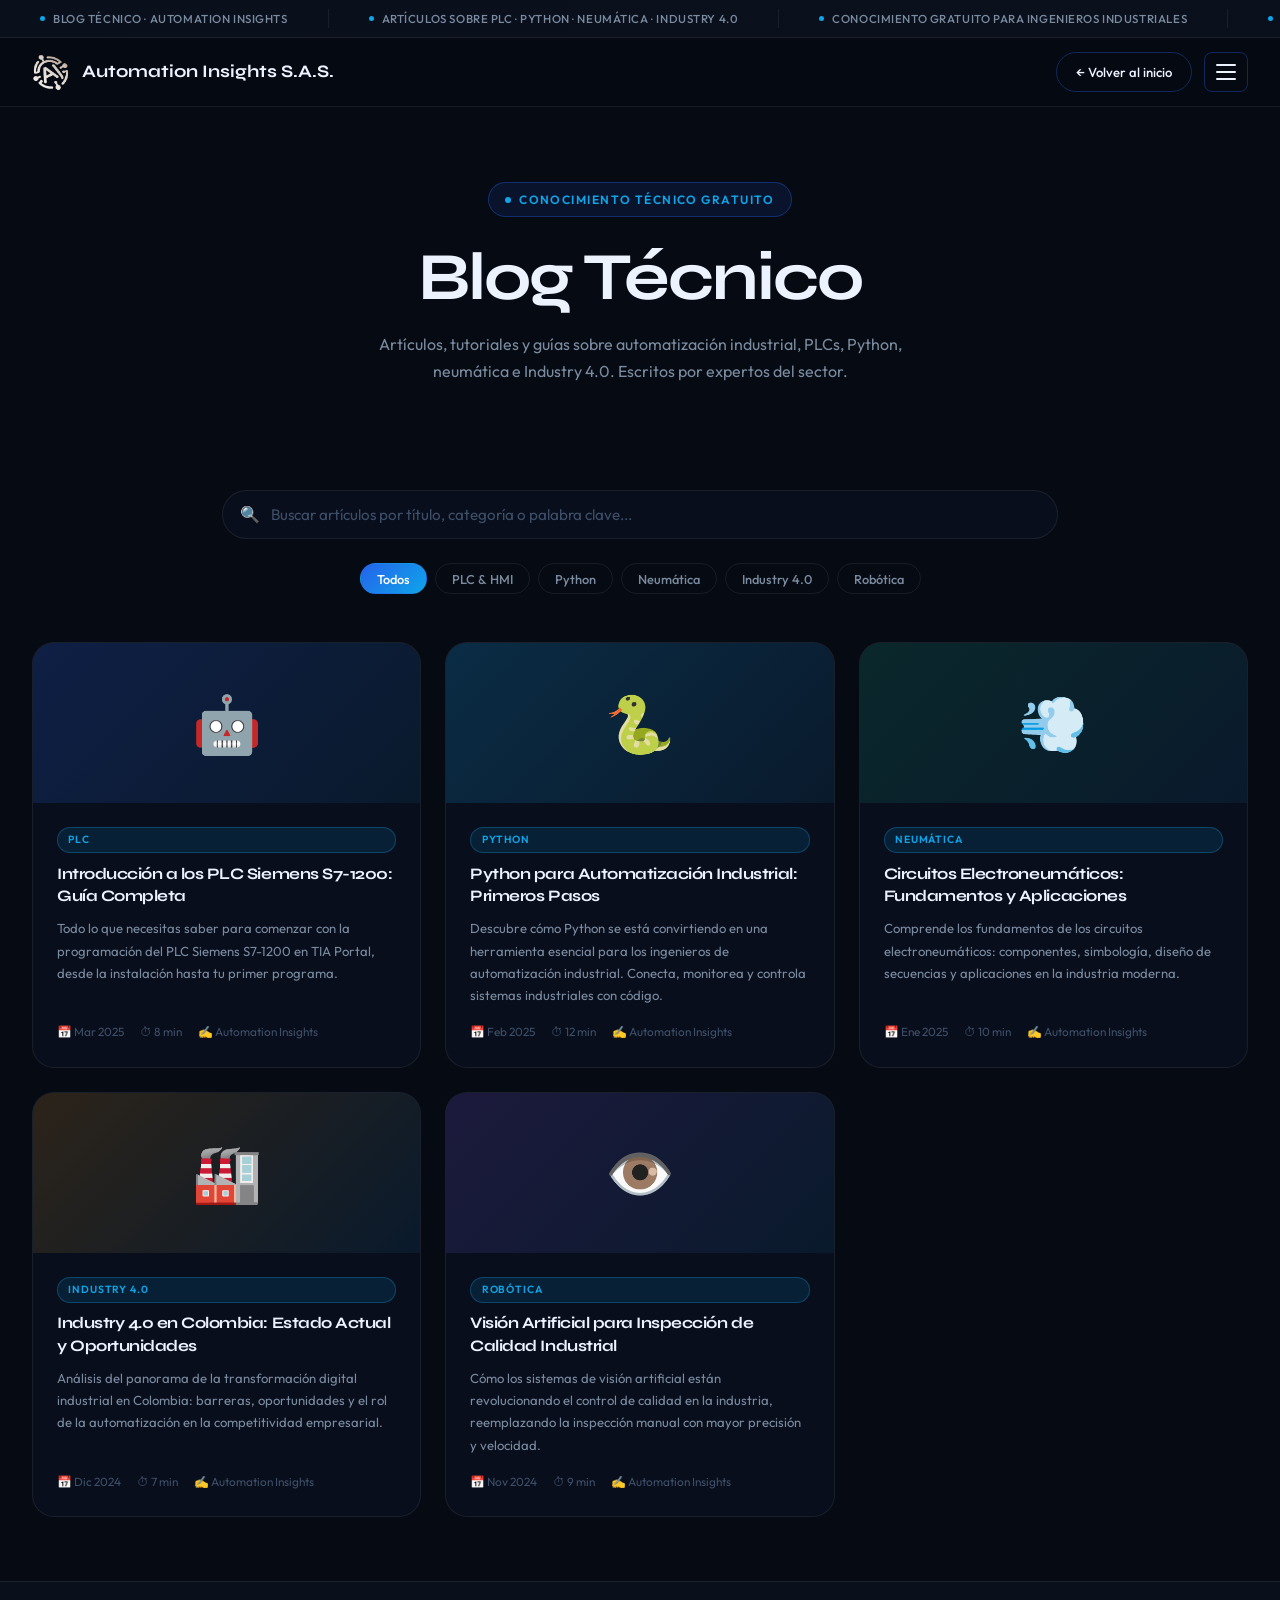
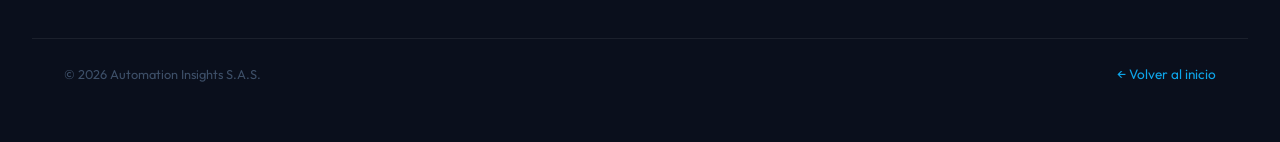
<file: blog.html>
<!DOCTYPE html>
<html lang="es">
<head>
  <meta charset="UTF-8">
  <meta name="viewport" content="width=device-width, initial-scale=1.0">
  <title>Blog Técnico · Automation Insights S.A.S.</title>
  <meta name="description" content="Artículos técnicos sobre automatización industrial, PLC, Python, neumática e Industry 4.0.">
  <link rel="preconnect" href="https://fonts.googleapis.com">
  <link rel="preconnect" href="https://fonts.gstatic.com" crossorigin>
  <link href="https://fonts.googleapis.com/css2?family=Syne:wght@700;800&family=Outfit:wght@300;400;500;600&display=swap" rel="stylesheet">
  <link rel="stylesheet" href="styles.css">
  <style>
    /* Blog-specific styles */
    .blog-hero {
      padding: 9rem 2rem 4rem;
      text-align: center;
      position: relative;
      z-index: 1;
    }
    .blog-hero h1 { margin-bottom: 1rem; }
    .blog-hero p { max-width: 560px; margin: 0 auto 2.5rem; }

    /* Search & Filter */
    .blog-controls {
      max-width: 900px;
      margin: 0 auto 3rem;
      padding: 0 2rem;
    }
    .search-wrap {
      position: relative;
      margin-bottom: 1.5rem;
    }
    .search-icon {
      position: absolute;
      left: 1.1rem;
      top: 50%;
      transform: translateY(-50%);
      font-size: 1rem;
      color: var(--text-muted);
      pointer-events: none;
    }
    #blog-search {
      width: 100%;
      background: var(--bg-card);
      border: 1px solid var(--border);
      border-radius: 50px;
      padding: 0.9rem 1.5rem 0.9rem 3rem;
      color: var(--text-primary);
      font-family: var(--font-body);
      font-size: 0.95rem;
      outline: none;
      transition: border-color 0.2s, box-shadow 0.2s;
    }
    #blog-search:focus {
      border-color: var(--accent-blue);
      box-shadow: 0 0 0 3px rgba(37,99,235,0.15);
    }
    #blog-search::placeholder { color: var(--text-muted); }
    .filter-tabs {
      display: flex;
      gap: 0.5rem;
      flex-wrap: wrap;
      justify-content: center;
    }
    .filter-tab {
      padding: 0.4rem 1rem;
      border-radius: 50px;
      border: 1px solid var(--border);
      background: transparent;
      color: var(--text-secondary);
      font-family: var(--font-body);
      font-size: 0.8rem;
      font-weight: 500;
      cursor: pointer;
      transition: all 0.2s;
    }
    .filter-tab:hover { border-color: var(--accent-blue); color: var(--accent-cyan); }
    .filter-tab.active {
      background: linear-gradient(135deg, var(--accent-blue), var(--accent-cyan));
      border-color: transparent;
      color: white;
    }

    /* Posts Grid */
    .posts-container {
      max-width: 1280px;
      margin: 0 auto;
      padding: 0 2rem 4rem;
    }
    .posts-grid {
      display: grid;
      grid-template-columns: repeat(auto-fill, minmax(320px, 1fr));
      gap: 1.5rem;
    }
    .post-card {
      background: var(--bg-card);
      border: 1px solid var(--border);
      border-radius: var(--r-lg);
      overflow: hidden;
      cursor: pointer;
      transition: transform 0.3s var(--ease), border-color 0.3s, box-shadow 0.3s;
      display: flex;
      flex-direction: column;
    }
    .post-card:hover {
      transform: translateY(-6px);
      border-color: var(--border-accent);
      box-shadow: 0 16px 40px rgba(0,0,0,0.35);
    }
    .post-emoji-cover {
      height: 160px;
      display: flex;
      align-items: center;
      justify-content: center;
      font-size: 3.5rem;
    }
    .post-body { padding: 1.5rem; flex: 1; display: flex; flex-direction: column; }
    .post-tag {
      display: inline-block;
      padding: 0.2rem 0.65rem;
      background: rgba(14,165,233,0.12);
      border: 1px solid rgba(14,165,233,0.3);
      border-radius: 50px;
      font-size: 0.65rem;
      color: var(--accent-cyan);
      letter-spacing: 0.08em;
      text-transform: uppercase;
      font-weight: 600;
      margin-bottom: 0.6rem;
    }
    .post-body h3 { font-size: 1rem; margin-bottom: 0.6rem; line-height: 1.4; }
    .post-body p { font-size: 0.82rem; color: var(--text-secondary); flex: 1; margin: 0; }
    .post-meta {
      display: flex;
      align-items: center;
      gap: 1rem;
      margin-top: 1rem;
      font-size: 0.74rem;
      color: var(--text-muted);
    }
    .no-results {
      text-align: center;
      padding: 4rem 2rem;
      color: var(--text-secondary);
      grid-column: 1 / -1;
    }
    .no-results .icon { font-size: 3rem; margin-bottom: 1rem; }

    /* Article Modal */
    .article-modal-overlay {
      position: fixed;
      inset: 0;
      background: rgba(0,0,0,0.85);
      backdrop-filter: blur(6px);
      z-index: 2000;
      display: flex;
      align-items: flex-start;
      justify-content: center;
      padding: 2rem;
      overflow-y: auto;
      opacity: 0;
      pointer-events: none;
      transition: opacity 0.3s var(--ease);
    }
    .article-modal-overlay.open { opacity: 1; pointer-events: all; }
    .article-modal {
      background: var(--bg-secondary);
      border: 1px solid var(--border);
      border-radius: var(--r-lg);
      max-width: 760px;
      width: 100%;
      margin: auto;
      padding: 3rem;
      position: relative;
      transform: translateY(20px);
      transition: transform 0.3s var(--ease);
    }
    .article-modal-overlay.open .article-modal { transform: translateY(0); }
    .modal-close {
      position: absolute;
      top: 1.5rem; right: 1.5rem;
      background: var(--bg-glass);
      border: 1px solid var(--border);
      border-radius: 50%;
      width: 38px; height: 38px;
      color: var(--text-primary);
      cursor: pointer;
      font-size: 1rem;
      display: flex; align-items: center; justify-content: center;
      transition: background 0.2s;
    }
    .modal-close:hover { background: rgba(239,68,68,0.2); border-color: rgba(239,68,68,0.4); }
    .article-content h1 { font-size: clamp(1.5rem, 3vw, 2rem); margin-bottom: 0.5rem; }
    .article-content .article-meta { display: flex; gap: 1rem; font-size: 0.78rem; color: var(--text-muted); margin-bottom: 2rem; padding-bottom: 1.5rem; border-bottom: 1px solid var(--border); flex-wrap: wrap; }
    .article-content h2 { font-size: 1.3rem; margin: 2rem 0 0.75rem; }
    .article-content h3 { font-size: 1.1rem; margin: 1.5rem 0 0.5rem; }
    .article-content p { color: var(--text-secondary); margin-bottom: 1rem; line-height: 1.8; }
    .article-content ul, .article-content ol { padding-left: 1.5rem; color: var(--text-secondary); margin-bottom: 1rem; }
    .article-content li { margin-bottom: 0.4rem; line-height: 1.7; }
    .article-content strong { color: var(--text-primary); }
    .article-content code {
      background: rgba(37,99,235,0.1);
      border: 1px solid var(--border-accent);
      border-radius: 4px;
      padding: 0.15rem 0.4rem;
      font-family: 'Courier New', monospace;
      font-size: 0.88em;
      color: var(--accent-cyan);
    }
    .article-content pre {
      background: #0D1117;
      border: 1px solid var(--border);
      border-radius: var(--r-md);
      padding: 1.25rem;
      overflow-x: auto;
      margin: 1.5rem 0;
    }
    .article-content pre code { background: none; border: none; padding: 0; color: #e6edf3; font-size: 0.85rem; }
    .article-tip {
      background: rgba(37,99,235,0.08);
      border: 1px solid var(--border-accent);
      border-left: 3px solid var(--accent-blue);
      border-radius: 0 var(--r-sm) var(--r-sm) 0;
      padding: 1rem 1.25rem;
      margin: 1.5rem 0;
      font-size: 0.88rem;
      color: var(--text-secondary);
    }
    .new-post-btn {
      position: fixed;
      bottom: 24px; left: 24px;
      z-index: 990;
    }
    @media (max-width: 640px) {
      .article-modal { padding: 1.75rem; margin: 0; }
      .posts-grid { grid-template-columns: 1fr; }
      .blog-hero { padding: 8rem 1rem 3rem; }
    }
  </style>
</head>
<body>

<!-- Ticker -->
<div class="ticker-bar" id="ticker-bar">
  <div class="ticker-wrap">
    <div class="ticker-content">
      <span class="ticker-item"><span class="dot"></span>Blog Técnico · Automation Insights</span>
      <span class="ticker-item"><span class="dot"></span>Artículos sobre PLC · Python · Neumática · Industry 4.0</span>
      <span class="ticker-item"><span class="dot"></span>Conocimiento gratuito para ingenieros industriales</span>
      <span class="ticker-item"><span class="dot"></span>Colombia · Automatización Industrial</span>
    </div>
    <div class="ticker-content" aria-hidden="true">
      <span class="ticker-item"><span class="dot"></span>Blog Técnico · Automation Insights</span>
      <span class="ticker-item"><span class="dot"></span>Artículos sobre PLC · Python · Neumática · Industry 4.0</span>
      <span class="ticker-item"><span class="dot"></span>Conocimiento gratuito para ingenieros industriales</span>
      <span class="ticker-item"><span class="dot"></span>Colombia · Automatización Industrial</span>
    </div>
  </div>
</div>

<!-- Header -->
<header class="main-header with-ticker" id="main-header">
  <div class="header-inner">
    <a href="index.html" class="logo-link">
      <img src="Logo_Blanco.png" alt="Automation Insights" class="logo-img">
      <span>Automation Insights S.A.S.</span>
    </a>
    <div style="display:flex;gap:0.75rem;align-items:center;">
      <a href="index.html" class="btn btn-outline btn-sm">← Volver al inicio</a>
      <button class="hamburger" id="hamburger-btn" aria-label="Menú"><span></span><span></span><span></span></button>
    </div>
  </div>
</header>
<div class="nav-overlay" id="nav-overlay"></div>
<nav class="nav-drawer" id="nav-drawer" aria-hidden="true">
  <div class="nav-drawer-header">
    <span class="logo-link" style="font-size:0.9rem;"><img src="Logo_Blanco.png" style="height:28px;"> Automation Insights</span>
    <button class="nav-close" id="nav-close-btn">✕</button>
  </div>
  <ul class="nav-links">
    <li><a href="index.html#quienes-somos"><span class="nav-icon">🏢</span>¿Quiénes Somos?</a></li>
    <li><a href="index.html#servicios"><span class="nav-icon">⚙️</span>Servicios</a></li>
    <li><a href="index.html#proyectos"><span class="nav-icon">🚀</span>Proyectos</a></li>
    <li><a href="index.html#portafolio"><span class="nav-icon">📋</span>Portafolio</a></li>
    <li><a href="blog.html"><span class="nav-icon">📝</span>Blog Técnico</a></li>
    <li><a href="index.html#recursos"><span class="nav-icon">▶️</span>Recursos</a></li>
    <li><a href="index.html#capacitaciones"><span class="nav-icon">🎓</span>Capacitaciones</a></li>
    <li><a href="index.html#contacto"><span class="nav-icon">✉️</span>Contacto</a></li>
  </ul>
</nav>

<main style="position:relative;z-index:1;">

  <div class="blog-hero fade-in">
    <div class="hero-badge" style="display:inline-flex;">
      <span class="dot"></span> Conocimiento Técnico Gratuito
    </div>
    <h1>Blog Técnico</h1>
    <p>Artículos, tutoriales y guías sobre automatización industrial, PLCs, Python, neumática e Industry 4.0. Escritos por expertos del sector.</p>
  </div>

  <!-- Search & Filters -->
  <div class="blog-controls">
    <div class="search-wrap">
      <span class="search-icon">🔍</span>
      <input type="text" id="blog-search" placeholder="Buscar artículos por título, categoría o palabra clave...">
    </div>
    <div class="filter-tabs" id="filter-tabs">
      <button class="filter-tab active" data-cat="todos">Todos</button>
      <button class="filter-tab" data-cat="PLC">PLC & HMI</button>
      <button class="filter-tab" data-cat="Python">Python</button>
      <button class="filter-tab" data-cat="Neumática">Neumática</button>
      <button class="filter-tab" data-cat="Industry 4.0">Industry 4.0</button>
      <button class="filter-tab" data-cat="Robótica">Robótica</button>
    </div>
  </div>

  <!-- Posts Grid -->
  <div class="posts-container">
    <div class="posts-grid" id="posts-grid">
      <div style="text-align:center;padding:3rem;grid-column:1/-1;color:var(--text-muted);">Cargando artículos…</div>
    </div>
  </div>

</main>

<!-- Article Modal -->
<div class="article-modal-overlay" id="modal-overlay">
  <div class="article-modal" id="article-modal">
    <button class="modal-close" id="modal-close">✕</button>
    <div class="article-content" id="article-content"></div>
  </div>
</div>

<!-- Footer -->
<footer style="margin-top:0;">
  <div class="footer-bottom" style="max-width:1280px;margin:0 auto;padding:1.5rem 2rem;justify-content:space-between;">
    <span>© <span id="current-year"></span> Automation Insights S.A.S.</span>
    <a href="index.html" style="color:var(--accent-cyan);font-size:0.85rem;">← Volver al inicio</a>
  </div>
</footer>

<script>
  document.getElementById('current-year').textContent = new Date().getFullYear();

  // Ticker offset
  const ticker = document.getElementById('ticker-bar');
  const header = document.getElementById('main-header');
  function adjustTop() { header.style.top = (ticker?.offsetHeight || 0) + 'px'; }
  adjustTop(); window.addEventListener('resize', adjustTop);

  // Hamburger
  const hbg = document.getElementById('hamburger-btn');
  const drawer = document.getElementById('nav-drawer');
  const overlay = document.getElementById('nav-overlay');
  const closeBtn = document.getElementById('nav-close-btn');
  function openNav() { hbg.classList.add('active'); drawer.classList.add('open'); overlay.classList.add('open'); document.body.style.overflow='hidden'; }
  function closeNav() { hbg.classList.remove('active'); drawer.classList.remove('open'); overlay.classList.remove('open'); document.body.style.overflow=''; }
  hbg?.addEventListener('click', () => drawer.classList.contains('open') ? closeNav() : openNav());
  closeBtn?.addEventListener('click', closeNav);
  overlay?.addEventListener('click', closeNav);

  // Load & render posts
  let allPosts = [];
  let activeFilter = 'todos';
  let searchQuery = '';

  async function loadPosts() {
    try {
      const res = await fetch('blog-posts.json');
      allPosts = await res.json();
      renderPosts();
    } catch(e) {
      document.getElementById('posts-grid').innerHTML = '<div class="no-results"><div class="icon">📝</div><p>No se pudieron cargar los artículos. Asegúrate de que <code>blog-posts.json</code> esté en el mismo directorio.</p></div>';
    }
  }

  function renderPosts() {
    const grid = document.getElementById('posts-grid');
    let filtered = allPosts.filter(p => {
      const matchCat = activeFilter === 'todos' || p.category === activeFilter;
      const q = searchQuery.toLowerCase();
      const matchSearch = !q || p.title.toLowerCase().includes(q) || p.summary.toLowerCase().includes(q) || (p.tags && p.tags.join(' ').toLowerCase().includes(q)) || p.category.toLowerCase().includes(q);
      return matchCat && matchSearch;
    });

    if (!filtered.length) {
      grid.innerHTML = '<div class="no-results"><div class="icon">🔍</div><h3 style="color:var(--text-primary)">Sin resultados</h3><p>Intenta con otras palabras clave o cambia el filtro.</p></div>';
      return;
    }

    grid.innerHTML = filtered.map(p => `
      <article class="post-card reveal" onclick="openPost('${p.id}')">
        <div class="post-emoji-cover" style="background: linear-gradient(135deg, ${p.color || 'rgba(37,99,235,0.15)'}, rgba(14,165,233,0.08));">
          ${p.emoji || '📄'}
        </div>
        <div class="post-body">
          <span class="post-tag">${p.category}</span>
          <h3>${p.title}</h3>
          <p>${p.summary}</p>
          <div class="post-meta">
            <span>📅 ${p.date}</span>
            <span>⏱ ${p.readTime} min</span>
            ${p.author ? `<span>✍️ ${p.author}</span>` : ''}
          </div>
        </div>
      </article>
    `).join('');

    // Animate in
    grid.querySelectorAll('.post-card').forEach((el, i) => {
      el.style.opacity = '0';
      el.style.transform = 'translateY(20px)';
      setTimeout(() => {
        el.style.transition = 'opacity 0.5s ease, transform 0.5s ease';
        el.style.opacity = '1';
        el.style.transform = 'none';
      }, i * 60);
    });
  }

  // Filters
  document.getElementById('filter-tabs').addEventListener('click', e => {
    if (e.target.classList.contains('filter-tab')) {
      document.querySelectorAll('.filter-tab').forEach(t => t.classList.remove('active'));
      e.target.classList.add('active');
      activeFilter = e.target.dataset.cat;
      renderPosts();
    }
  });

  // Search
  let searchTimer;
  document.getElementById('blog-search').addEventListener('input', e => {
    clearTimeout(searchTimer);
    searchTimer = setTimeout(() => { searchQuery = e.target.value; renderPosts(); }, 300);
  });

  // Open post modal
  function openPost(id) {
    const post = allPosts.find(p => p.id === id);
    if (!post) return;
    const content = document.getElementById('article-content');
    content.innerHTML = `
      <span class="post-tag">${post.category}</span>
      <h1>${post.title}</h1>
      <div class="article-meta">
        <span>📅 ${post.date}</span>
        <span>⏱ ${post.readTime} min de lectura</span>
        ${post.author ? `<span>✍️ ${post.author}</span>` : ''}
        ${post.tags ? post.tags.map(t => `<span style="color:var(--accent-cyan)">#${t}</span>`).join('') : ''}
      </div>
      <div>${parseMarkdown(post.content)}</div>
    `;
    const overlay = document.getElementById('modal-overlay');
    overlay.classList.add('open');
    document.body.style.overflow = 'hidden';
  }

  function closeModal() {
    document.getElementById('modal-overlay').classList.remove('open');
    document.body.style.overflow = '';
  }

  document.getElementById('modal-close').addEventListener('click', closeModal);
  document.getElementById('modal-overlay').addEventListener('click', e => { if (e.target === e.currentTarget) closeModal(); });
  document.addEventListener('keydown', e => { if (e.key === 'Escape') closeModal(); });

  // Simple Markdown parser
  function parseMarkdown(md) {
    if (!md) return '';
    return md
      .replace(/^### (.*$)/gm, '<h3>$1</h3>')
      .replace(/^## (.*$)/gm, '<h2>$1</h2>')
      .replace(/^# (.*$)/gm, '<h1>$1</h1>')
      .replace(/\*\*(.*?)\*\*/g, '<strong>$1</strong>')
      .replace(/\*(.*?)\*/g, '<em>$1</em>')
      .replace(/`([^`]+)`/g, '<code>$1</code>')
      .replace(/^```[\w]*\n([\s\S]*?)```/gm, '<pre><code>$1</code></pre>')
      .replace(/^> (.*$)/gm, '<div class="article-tip">💡 $1</div>')
      .replace(/^\- (.*$)/gm, '<li>$1</li>')
      .replace(/(<li>.*<\/li>\n?)+/g, '<ul>$&</ul>')
      .replace(/^\d+\. (.*$)/gm, '<li>$1</li>')
      .replace(/\n\n/g, '</p><p>')
      .replace(/^(?!<[h|u|p|d|l])/gm, '<p>')
      .replace(/(<p>)+/g, '<p>')
      .replace(/<p><\/p>/g, '')
      .replace(/\[([^\]]+)\]\(([^)]+)\)/g, '<a href="$2" target="_blank" style="color:var(--accent-cyan)">$1</a>');
  }

  loadPosts();
</script>
</body>
</html>
</file>
<file: styles.css>
/* =====================================================
   AUTOMATION INSIGHTS S.A.S. — STYLESHEET v2.0
   Fonts: Syne (display) + Outfit (body)
   ===================================================== */

/* 1. Variables & Reset */
:root {
  --bg-primary:    #060A12;
  --bg-secondary:  #0A0F1C;
  --bg-card:       rgba(10, 16, 30, 0.92);
  --bg-glass:      rgba(255,255,255,0.04);
  --text-primary:  #EDF2FF;
  --text-secondary:#7A8BA0;
  --text-muted:    #3D4F68;
  --accent-blue:   #2563EB;
  --accent-cyan:   #0EA5E9;
  --accent-glow:   rgba(37,99,235,0.55);
  --cyan-glow:     rgba(14,165,233,0.4);
  --border:        rgba(255,255,255,0.07);
  --border-accent: rgba(37,99,235,0.35);
  --font-display:  'Syne', sans-serif;
  --font-body:     'Outfit', sans-serif;
  --r-sm: 8px; --r-md: 14px; --r-lg: 22px;
  --ease: cubic-bezier(0.4, 0, 0.2, 1);
}

*, *::before, *::after { box-sizing: border-box; margin: 0; padding: 0; }
html { scroll-behavior: smooth; }
body {
  background: var(--bg-primary);
  color: var(--text-secondary);
  font-family: var(--font-body);
  font-size: 16px;
  line-height: 1.7;
  overflow-x: hidden;
}
#bg-canvas { position: fixed; inset: 0; z-index: 0; pointer-events: none; }
main { position: relative; z-index: 1; }
a { color: var(--text-primary); text-decoration: none; transition: color 0.3s var(--ease); }
img { max-width: 100%; display: block; }
p { margin-bottom: 1rem; }

/* 2. Typography */
h1, h2, h3, h4 {
  font-family: var(--font-display);
  color: var(--text-primary);
  font-weight: 700;
  letter-spacing: -0.03em;
  line-height: 1.1;
}
h1 { font-size: clamp(2.4rem, 5.5vw, 4.2rem); }
h2 { font-size: clamp(1.8rem, 4vw, 2.8rem); }
h3 { font-size: clamp(1.2rem, 2.5vw, 1.5rem); }
.section-title {
  text-align: center;
  margin-bottom: 3.5rem;
}
.section-title span {
  display: block;
  font-size: 0.75rem;
  font-family: var(--font-body);
  font-weight: 500;
  letter-spacing: 0.2em;
  text-transform: uppercase;
  color: var(--accent-cyan);
  margin-bottom: 0.75rem;
}
.highlight {
  background: linear-gradient(135deg, var(--accent-cyan), var(--accent-blue));
  -webkit-background-clip: text;
  -webkit-text-fill-color: transparent;
  background-clip: text;
}

/* 3. Ticker Bar */
.ticker-bar {
  background: linear-gradient(90deg, var(--bg-secondary), rgba(10,16,28,0.98));
  border-bottom: 1px solid var(--border);
  padding: 0.55rem 0;
  overflow: hidden;
  position: relative;
  z-index: 1001;
}
.ticker-wrap { display: flex; white-space: nowrap; }
.ticker-content {
  display: flex;
  gap: 0;
  animation: ticker-scroll 40s linear infinite;
  flex-shrink: 0;
}
.ticker-item {
  display: inline-flex;
  align-items: center;
  gap: 0.5rem;
  padding: 0 2.5rem;
  font-size: 0.72rem;
  font-weight: 500;
  letter-spacing: 0.05em;
  color: var(--text-secondary);
  text-transform: uppercase;
  border-right: 1px solid var(--border);
}
.ticker-item .dot {
  width: 5px; height: 5px;
  border-radius: 50%;
  background: var(--accent-cyan);
  flex-shrink: 0;
}
@keyframes ticker-scroll {
  0%   { transform: translateX(0); }
  100% { transform: translateX(-50%); }
}

/* 4. Header */
.main-header {
  position: fixed;
  top: 0; left: 0; width: 100%;
  z-index: 1000;
  background: rgba(6,10,18,0.85);
  backdrop-filter: blur(16px);
  -webkit-backdrop-filter: blur(16px);
  border-bottom: 1px solid var(--border);
  transition: top 0.3s var(--ease);
}
.main-header.with-ticker { top: 37px; }
.header-inner {
  max-width: 1280px;
  margin: 0 auto;
  padding: 0 2rem;
  height: 68px;
  display: flex;
  align-items: center;
  justify-content: space-between;
}
.logo-link {
  display: flex;
  align-items: center;
  gap: 0.75rem;
  font-family: var(--font-display);
  font-weight: 700;
  font-size: 1.1rem;
  color: var(--text-primary);
}
.logo-img { height: 38px; width: auto; }
.logo-link:hover { color: var(--accent-cyan); }

/* 5. Hamburger Menu */
.hamburger {
  background: none;
  border: 1px solid var(--border-accent);
  border-radius: var(--r-sm);
  cursor: pointer;
  padding: 0.5rem;
  display: flex;
  flex-direction: column;
  gap: 5px;
  width: 44px; height: 40px;
  align-items: center;
  justify-content: center;
  transition: border-color 0.3s, background 0.3s;
}
.hamburger:hover { background: var(--bg-glass); border-color: var(--accent-blue); }
.hamburger span {
  display: block;
  width: 20px; height: 2px;
  background: var(--text-primary);
  border-radius: 2px;
  transition: transform 0.3s var(--ease), opacity 0.3s;
}
.hamburger.active span:nth-child(1) { transform: translateY(7px) rotate(45deg); }
.hamburger.active span:nth-child(2) { opacity: 0; }
.hamburger.active span:nth-child(3) { transform: translateY(-7px) rotate(-45deg); }

/* Nav Overlay */
.nav-overlay {
  position: fixed;
  inset: 0;
  background: rgba(0,0,0,0.6);
  backdrop-filter: blur(4px);
  z-index: 999;
  opacity: 0;
  pointer-events: none;
  transition: opacity 0.3s var(--ease);
}
.nav-overlay.open { opacity: 1; pointer-events: all; }

/* Nav Drawer */
.nav-drawer {
  position: fixed;
  top: 0; right: -100%;
  width: min(340px, 90vw);
  height: 100vh;
  background: var(--bg-secondary);
  border-left: 1px solid var(--border);
  z-index: 1001;
  transition: right 0.35s var(--ease);
  display: flex;
  flex-direction: column;
  padding: 2rem;
  overflow-y: auto;
}
.nav-drawer.open { right: 0; }
.nav-drawer-header {
  display: flex;
  justify-content: space-between;
  align-items: center;
  margin-bottom: 2.5rem;
  padding-bottom: 1.5rem;
  border-bottom: 1px solid var(--border);
}
.nav-close {
  background: none;
  border: 1px solid var(--border);
  border-radius: var(--r-sm);
  color: var(--text-primary);
  cursor: pointer;
  width: 36px; height: 36px;
  font-size: 1.2rem;
  display: flex; align-items: center; justify-content: center;
  transition: background 0.2s, border-color 0.2s;
}
.nav-close:hover { background: var(--bg-glass); border-color: var(--accent-blue); }
.nav-links { list-style: none; display: flex; flex-direction: column; gap: 0.25rem; flex: 1; }
.nav-links a {
  display: flex;
  align-items: center;
  gap: 0.75rem;
  padding: 0.875rem 1rem;
  border-radius: var(--r-md);
  font-family: var(--font-display);
  font-weight: 600;
  font-size: 0.95rem;
  color: var(--text-secondary);
  transition: background 0.2s, color 0.2s;
  border: 1px solid transparent;
}
.nav-links a:hover {
  background: var(--bg-glass);
  color: var(--text-primary);
  border-color: var(--border);
}
.nav-links a .nav-icon { font-size: 1rem; width: 24px; text-align: center; }
.nav-socials {
  display: flex;
  gap: 1rem;
  margin-top: 2rem;
  padding-top: 1.5rem;
  border-top: 1px solid var(--border);
}
.nav-socials a {
  display: flex; align-items: center; justify-content: center;
  width: 40px; height: 40px;
  border-radius: var(--r-sm);
  border: 1px solid var(--border);
  background: var(--bg-glass);
  transition: border-color 0.2s, background 0.2s;
}
.nav-socials a:hover { border-color: var(--accent-blue); background: var(--accent-glow); }
.nav-socials img { width: 20px; height: 20px; object-fit: contain; }

/* 6. Sections General */
.section {
  padding: 7rem 2rem;
  max-width: 1280px;
  margin: 0 auto;
  position: relative;
}
.section-inner {
  background: linear-gradient(145deg, rgba(10,16,30,0.7), rgba(6,10,18,0.4));
  backdrop-filter: blur(8px);
  border: 1px solid var(--border);
  border-radius: var(--r-lg);
  padding: 4rem 3rem;
  position: relative;
  overflow: hidden;
  margin-bottom: 2rem;
}
.section-inner::before {
  content: '';
  position: absolute;
  top: -1px; left: 10%; right: 10%;
  height: 1px;
  background: linear-gradient(90deg, transparent, var(--accent-blue), transparent);
}

/* 7. Buttons */
.btn {
  display: inline-flex;
  align-items: center;
  gap: 0.5rem;
  padding: 0.75rem 1.75rem;
  border-radius: 50px;
  font-family: var(--font-body);
  font-weight: 500;
  font-size: 0.9rem;
  cursor: pointer;
  transition: all 0.3s var(--ease);
  text-decoration: none;
  border: none;
}
.btn-primary {
  background: linear-gradient(135deg, var(--accent-blue), var(--accent-cyan));
  color: #fff;
  box-shadow: 0 4px 20px var(--accent-glow);
}
.btn-primary:hover {
  transform: translateY(-2px);
  box-shadow: 0 8px 30px var(--accent-glow);
  color: #fff;
}
.btn-outline {
  background: transparent;
  color: var(--text-primary);
  border: 1px solid var(--border-accent);
}
.btn-outline:hover {
  background: var(--bg-glass);
  border-color: var(--accent-cyan);
  transform: translateY(-2px);
  color: var(--accent-cyan);
}
.btn-sm { padding: 0.5rem 1.2rem; font-size: 0.82rem; }

/* 8. Hero Section */
.hero-section {
  min-height: 100vh;
  display: flex;
  align-items: center;
  justify-content: center;
  text-align: center;
  padding: 8rem 2rem 4rem;
  position: relative;
}
.hero-badge {
  display: inline-flex;
  align-items: center;
  gap: 0.5rem;
  background: rgba(37,99,235,0.12);
  border: 1px solid var(--border-accent);
  border-radius: 50px;
  padding: 0.4rem 1rem;
  font-size: 0.75rem;
  font-weight: 600;
  letter-spacing: 0.12em;
  text-transform: uppercase;
  color: var(--accent-cyan);
  margin-bottom: 1.5rem;
}
.hero-badge .dot {
  width: 6px; height: 6px;
  border-radius: 50%;
  background: var(--accent-cyan);
  animation: pulse-dot 2s ease-in-out infinite;
}
@keyframes pulse-dot {
  0%, 100% { opacity: 1; transform: scale(1); }
  50% { opacity: 0.5; transform: scale(1.4); }
}
.hero-section h1 { margin-bottom: 1.5rem; }
.hero-section p {
  font-size: clamp(1rem, 2vw, 1.2rem);
  color: var(--text-secondary);
  max-width: 620px;
  margin: 0 auto 2.5rem;
}
.hero-cta { display: flex; gap: 1rem; justify-content: center; flex-wrap: wrap; }
.scroll-indicator {
  position: absolute;
  bottom: 2.5rem;
  left: 50%;
  transform: translateX(-50%);
  display: flex;
  flex-direction: column;
  align-items: center;
  gap: 0.5rem;
  opacity: 0.5;
  animation: bob 2s ease-in-out infinite;
}
.scroll-indicator span { font-size: 0.65rem; letter-spacing: 0.15em; text-transform: uppercase; color: var(--text-secondary); }
.scroll-indicator svg { width: 18px; opacity: 0.7; }
@keyframes bob { 0%,100%{transform:translateX(-50%) translateY(0)} 50%{transform:translateX(-50%) translateY(6px)} }

/* 9. Stats Strip */
.stats-strip {
  display: grid;
  grid-template-columns: repeat(4, 1fr);
  gap: 1px;
  background: var(--border);
  border: 1px solid var(--border);
  border-radius: var(--r-lg);
  overflow: hidden;
  margin: 0 2rem 2rem;
  max-width: 1280px;
  margin-left: auto;
  margin-right: auto;
  position: relative;
  z-index: 1;
}
.stat-item {
  background: var(--bg-card);
  padding: 2rem;
  text-align: center;
  transition: background 0.3s;
}
.stat-item:hover { background: rgba(37,99,235,0.08); }
.stat-number {
  font-family: var(--font-display);
  font-size: clamp(2rem, 4vw, 2.8rem);
  font-weight: 800;
  background: linear-gradient(135deg, var(--accent-cyan), var(--accent-blue));
  -webkit-background-clip: text;
  -webkit-text-fill-color: transparent;
  background-clip: text;
  line-height: 1;
  margin-bottom: 0.3rem;
}
.stat-label { font-size: 0.8rem; color: var(--text-secondary); letter-spacing: 0.05em; }

/* 10. Quiénes Somos */
.about-grid {
  display: grid;
  grid-template-columns: 1fr 1fr;
  gap: 4rem;
  align-items: center;
}
.about-values {
  display: grid;
  grid-template-columns: 1fr 1fr;
  gap: 1rem;
  margin-top: 2rem;
}
.value-card {
  background: var(--bg-glass);
  border: 1px solid var(--border);
  border-radius: var(--r-md);
  padding: 1.25rem;
  transition: border-color 0.3s, transform 0.3s;
}
.value-card:hover { border-color: var(--border-accent); transform: translateY(-3px); }
.value-card .v-icon { font-size: 1.5rem; margin-bottom: 0.5rem; }
.value-card h4 { font-size: 0.9rem; color: var(--text-primary); margin-bottom: 0.25rem; }
.value-card p { font-size: 0.8rem; color: var(--text-secondary); margin: 0; }
.about-visual {
  position: relative;
  display: flex;
  align-items: center;
  justify-content: center;
}
.about-hexagon {
  width: 320px;
  height: 320px;
  position: relative;
  display: flex;
  align-items: center;
  justify-content: center;
}
.hex-ring {
  position: absolute;
  border-radius: 50%;
  border: 1px solid var(--border-accent);
  animation: spin-slow 20s linear infinite;
}
.hex-ring:nth-child(1) { width: 100%; height: 100%; animation-duration: 25s; opacity: 0.3; }
.hex-ring:nth-child(2) { width: 70%; height: 70%; animation-duration: 18s; animation-direction: reverse; opacity: 0.5; }
.hex-ring:nth-child(3) { width: 40%; height: 40%; animation-duration: 12s; opacity: 0.7; }
@keyframes spin-slow { to { transform: rotate(360deg); } }
.hex-center {
  position: relative;
  z-index: 2;
  text-align: center;
}
.hex-center .big-num {
  font-family: var(--font-display);
  font-size: 3.5rem;
  font-weight: 800;
  background: linear-gradient(135deg, var(--accent-cyan), var(--accent-blue));
  -webkit-background-clip: text;
  -webkit-text-fill-color: transparent;
  background-clip: text;
  line-height: 1;
}
.hex-center p { font-size: 0.8rem; color: var(--text-secondary); margin-top: 0.25rem; }

/* 11. Services */
.service-grid {
  display: grid;
  grid-template-columns: repeat(2, 1fr);
  gap: 1.5rem;
}
.service-card {
  background: var(--bg-card);
  border: 1px solid var(--border);
  border-radius: var(--r-lg);
  overflow: hidden;
  transition: transform 0.3s var(--ease), border-color 0.3s, box-shadow 0.3s;
}
.service-card:hover {
  transform: translateY(-6px);
  border-color: var(--border-accent);
  box-shadow: 0 20px 40px rgba(0,0,0,0.4), 0 0 0 1px var(--border-accent);
}
.service-img {
  width: 100%;
  height: 180px;
  object-fit: cover;
  display: block;
}
.service-img-placeholder {
  width: 100%;
  height: 180px;
  background: linear-gradient(135deg, rgba(37,99,235,0.12), rgba(14,165,233,0.08));
  display: flex;
  align-items: center;
  justify-content: center;
  font-size: 3rem;
}
.service-body { padding: 1.75rem; }
.service-body h3 {
  display: flex; align-items: center; gap: 0.75rem;
  margin-bottom: 0.75rem;
  font-size: 1.1rem;
}
.service-icon { font-size: 1.3rem; }

/* 12. Projects */
.project-grid {
  display: grid;
  grid-template-columns: repeat(2, 1fr);
  gap: 1.5rem;
}
.project-card {
  background: var(--bg-card);
  border: 1px solid var(--border);
  border-radius: var(--r-lg);
  overflow: hidden;
  transition: transform 0.3s var(--ease), border-color 0.3s;
}
.project-card:hover { transform: translateY(-6px); border-color: var(--border-accent); }
.project-card img {
  width: 100%; height: 240px;
  object-fit: cover;
}
.project-img-fallback {
  width: 100%; height: 240px;
  background: linear-gradient(135deg, rgba(37,99,235,0.15), rgba(14,165,233,0.1));
  display: flex;
  align-items: center;
  justify-content: center;
  font-size: 4rem;
}
.project-body { padding: 1.75rem; }
.project-tag {
  display: inline-block;
  padding: 0.25rem 0.75rem;
  background: rgba(37,99,235,0.15);
  border: 1px solid var(--border-accent);
  border-radius: 50px;
  font-size: 0.7rem;
  color: var(--accent-cyan);
  letter-spacing: 0.08em;
  text-transform: uppercase;
  font-weight: 600;
  margin-bottom: 0.75rem;
}

/* 13. Portfolio Notion */
.portfolio-cta {
  display: flex;
  align-items: center;
  justify-content: space-between;
  gap: 2rem;
  flex-wrap: wrap;
}
.portfolio-cta-text h2 { text-align: left; margin-bottom: 0.75rem; }
.portfolio-cta-text p { color: var(--text-secondary); max-width: 480px; }
.notion-badge {
  display: flex;
  align-items: center;
  gap: 0.5rem;
  padding: 0.5rem 1rem;
  background: rgba(255,255,255,0.05);
  border: 1px solid var(--border);
  border-radius: var(--r-sm);
  font-size: 0.75rem;
  color: var(--text-secondary);
  margin-top: 1rem;
}

/* 14. Blog Preview */
.blog-grid {
  display: grid;
  grid-template-columns: repeat(3, 1fr);
  gap: 1.5rem;
  margin-bottom: 2rem;
}
.blog-card {
  background: var(--bg-card);
  border: 1px solid var(--border);
  border-radius: var(--r-lg);
  overflow: hidden;
  transition: transform 0.3s var(--ease), border-color 0.3s;
  cursor: pointer;
}
.blog-card:hover { transform: translateY(-5px); border-color: var(--border-accent); }
.blog-card-img {
  width: 100%; height: 160px;
  background: linear-gradient(135deg, rgba(37,99,235,0.2), rgba(14,165,233,0.1));
  display: flex;
  align-items: center;
  justify-content: center;
  font-size: 2.5rem;
}
.blog-card-body { padding: 1.5rem; }
.blog-tag {
  display: inline-block;
  padding: 0.2rem 0.6rem;
  background: rgba(14,165,233,0.12);
  border: 1px solid rgba(14,165,233,0.3);
  border-radius: 50px;
  font-size: 0.65rem;
  color: var(--accent-cyan);
  letter-spacing: 0.08em;
  text-transform: uppercase;
  font-weight: 600;
  margin-bottom: 0.6rem;
}
.blog-card-body h3 { font-size: 0.95rem; margin-bottom: 0.5rem; }
.blog-card-body p { font-size: 0.82rem; color: var(--text-secondary); margin: 0; }
.blog-meta { display: flex; align-items: center; gap: 0.75rem; margin-top: 1rem; font-size: 0.75rem; color: var(--text-muted); }
.blog-center { text-align: center; margin-top: 1rem; }

/* 15. Resources */
.resource-grid {
  display: grid;
  grid-template-columns: repeat(3, 1fr);
  gap: 1.5rem;
}
.resource-card {
  background: var(--bg-card);
  border: 1px solid var(--border);
  border-radius: var(--r-lg);
  overflow: hidden;
  display: flex;
  flex-direction: column;
  transition: transform 0.3s var(--ease), border-color 0.3s;
}
.resource-card:hover { transform: translateY(-5px); border-color: var(--border-accent); }
.resource-card img { width: 100%; height: 165px; object-fit: cover; }
.resource-body {
  padding: 1.5rem;
  flex: 1;
  display: flex;
  flex-direction: column;
}
.resource-body h4 {
  font-family: var(--font-display);
  font-size: 0.95rem;
  color: var(--text-primary);
  margin-bottom: 0.5rem;
}
.resource-body p { font-size: 0.82rem; flex: 1; margin-bottom: 1rem; }

/* 16. Capacitaciones */
.training-grid {
  display: grid;
  grid-template-columns: repeat(2, 1fr);
  gap: 1.5rem;
}
.training-card {
  background: var(--bg-card);
  border: 1px solid var(--border);
  border-radius: var(--r-lg);
  overflow: hidden;
  display: flex;
  flex-direction: column;
  transition: transform 0.3s var(--ease), border-color 0.3s;
}
.training-card:hover { transform: translateY(-5px); border-color: var(--border-accent); }
.training-card img { width: 100%; height: 200px; object-fit: cover; }
.training-body {
  padding: 1.75rem;
  flex: 1;
  display: flex;
  flex-direction: column;
}
.training-body h3 { font-size: 1rem; margin-bottom: 0.75rem; }
.training-body p { font-size: 0.85rem; flex: 1; margin-bottom: 1rem; }
.training-level {
  display: inline-block;
  padding: 0.25rem 0.75rem;
  background: rgba(14,165,233,0.1);
  border: 1px solid rgba(14,165,233,0.25);
  border-radius: 50px;
  font-size: 0.7rem;
  color: var(--accent-cyan);
  font-weight: 600;
  margin-bottom: 1rem;
  align-self: flex-start;
}

/* 17. Contact Form */
.contact-grid {
  display: grid;
  grid-template-columns: 1fr 1.4fr;
  gap: 3rem;
  align-items: start;
}
.contact-info h2 { text-align: left; margin-bottom: 1rem; }
.contact-info p { margin-bottom: 2rem; }
.contact-detail {
  display: flex;
  align-items: center;
  gap: 0.75rem;
  padding: 1rem;
  background: var(--bg-glass);
  border: 1px solid var(--border);
  border-radius: var(--r-md);
  margin-bottom: 0.75rem;
  font-size: 0.9rem;
}
.contact-detail .icon { font-size: 1.2rem; }
.contact-detail a { color: var(--text-secondary); transition: color 0.2s; }
.contact-detail a:hover { color: var(--accent-cyan); }

.contact-form-wrap {
  background: var(--bg-card);
  border: 1px solid var(--border);
  border-radius: var(--r-lg);
  padding: 2.5rem;
}
.form-row { display: grid; grid-template-columns: 1fr 1fr; gap: 1rem; }
.form-group { margin-bottom: 1.25rem; }
.form-group label {
  display: block;
  font-size: 0.8rem;
  font-weight: 500;
  color: var(--text-primary);
  margin-bottom: 0.4rem;
  letter-spacing: 0.03em;
}
.form-group input,
.form-group select,
.form-group textarea {
  width: 100%;
  background: var(--bg-glass);
  border: 1px solid var(--border);
  border-radius: var(--r-sm);
  padding: 0.75rem 1rem;
  color: var(--text-primary);
  font-family: var(--font-body);
  font-size: 0.9rem;
  transition: border-color 0.2s, box-shadow 0.2s;
  outline: none;
  -webkit-appearance: none;
}
.form-group input:focus,
.form-group select:focus,
.form-group textarea:focus {
  border-color: var(--accent-blue);
  box-shadow: 0 0 0 3px rgba(37,99,235,0.15);
}
.form-group select option { background: var(--bg-secondary); color: var(--text-primary); }
.form-group textarea { resize: vertical; min-height: 120px; }
.form-group input::placeholder,
.form-group textarea::placeholder { color: var(--text-muted); }
.form-status { margin-top: 1rem; padding: 0.75rem 1rem; border-radius: var(--r-sm); font-size: 0.85rem; display: none; }
.form-status.success { background: rgba(16,185,129,0.12); border: 1px solid rgba(16,185,129,0.3); color: #34d399; display: block; }
.form-status.error { background: rgba(239,68,68,0.12); border: 1px solid rgba(239,68,68,0.3); color: #f87171; display: block; }

/* 18. Footer */
footer {
  border-top: 1px solid var(--border);
  background: var(--bg-secondary);
  padding: 3.5rem 2rem 2rem;
  position: relative;
  z-index: 1;
}
.footer-inner {
  max-width: 1280px;
  margin: 0 auto;
  display: grid;
  grid-template-columns: 1.5fr 1fr 1fr;
  gap: 3rem;
  margin-bottom: 2.5rem;
}
.footer-brand p { font-size: 0.875rem; color: var(--text-secondary); margin-top: 1rem; max-width: 260px; }
.footer-col h5 {
  font-family: var(--font-display);
  font-size: 0.85rem;
  font-weight: 700;
  color: var(--text-primary);
  letter-spacing: 0.08em;
  text-transform: uppercase;
  margin-bottom: 1rem;
}
.footer-col ul { list-style: none; }
.footer-col ul li { margin-bottom: 0.5rem; }
.footer-col ul li a {
  font-size: 0.875rem;
  color: var(--text-secondary);
  transition: color 0.2s;
}
.footer-col ul li a:hover { color: var(--accent-cyan); }
.footer-socials { display: flex; gap: 0.75rem; margin-top: 1.25rem; }
.social-icon {
  display: flex; align-items: center; justify-content: center;
  width: 38px; height: 38px;
  border-radius: var(--r-sm);
  border: 1px solid var(--border);
  background: var(--bg-glass);
  transition: border-color 0.2s, background 0.2s;
}
.social-icon:hover { border-color: var(--accent-blue); background: var(--accent-glow); }
.social-icon img { width: 18px; height: 18px; object-fit: contain; }
.footer-bottom {
  max-width: 1280px;
  margin: 0 auto;
  padding-top: 1.5rem;
  border-top: 1px solid var(--border);
  display: flex;
  justify-content: space-between;
  align-items: center;
  font-size: 0.8rem;
  color: var(--text-muted);
  flex-wrap: wrap;
  gap: 0.5rem;
}

/* 19. WhatsApp Float */
.whatsapp-float {
  position: fixed;
  bottom: 24px; right: 24px;
  z-index: 990;
  width: 56px; height: 56px;
  background: #25D366;
  border-radius: 50%;
  display: flex; align-items: center; justify-content: center;
  box-shadow: 0 4px 20px rgba(37,211,102,0.45);
  transition: transform 0.3s var(--ease), box-shadow 0.3s;
  cursor: pointer;
  animation: wa-pulse 3s ease-in-out infinite;
}
.whatsapp-float:hover { transform: scale(1.1); box-shadow: 0 8px 30px rgba(37,211,102,0.6); }
.whatsapp-float svg { width: 28px; height: 28px; fill: white; }
@keyframes wa-pulse {
  0%,100%{box-shadow:0 4px 20px rgba(37,211,102,0.45)}
  50%{box-shadow:0 4px 30px rgba(37,211,102,0.7),0 0 0 8px rgba(37,211,102,0.1)}
}
.whatsapp-tooltip {
  position: absolute;
  right: 66px;
  background: #25D366;
  color: white;
  padding: 0.35rem 0.85rem;
  border-radius: 50px;
  font-size: 0.78rem;
  font-weight: 500;
  white-space: nowrap;
  opacity: 0;
  pointer-events: none;
  transition: opacity 0.2s;
}
.whatsapp-float:hover .whatsapp-tooltip { opacity: 1; }

/* 20. Chatbot */
.chatbot-btn {
  position: fixed;
  bottom: 92px; right: 24px;
  z-index: 990;
  width: 52px; height: 52px;
  background: linear-gradient(135deg, var(--accent-blue), var(--accent-cyan));
  border-radius: 50%;
  border: none;
  display: flex; align-items: center; justify-content: center;
  box-shadow: 0 4px 20px var(--accent-glow);
  cursor: pointer;
  transition: transform 0.3s, box-shadow 0.3s;
}
.chatbot-btn:hover { transform: scale(1.1); box-shadow: 0 8px 30px var(--accent-glow); }
.chatbot-btn svg { width: 24px; height: 24px; fill: white; }
.chatbot-tooltip {
  position: absolute;
  right: 62px;
  background: var(--bg-secondary);
  border: 1px solid var(--border-accent);
  color: var(--text-primary);
  padding: 0.35rem 0.85rem;
  border-radius: 50px;
  font-size: 0.78rem;
  font-weight: 500;
  white-space: nowrap;
  opacity: 0;
  pointer-events: none;
  transition: opacity 0.2s;
}
.chatbot-btn:hover .chatbot-tooltip { opacity: 1; }
.chat-window {
  position: fixed;
  bottom: 160px; right: 24px;
  z-index: 991;
  width: 360px;
  max-height: 520px;
  background: var(--bg-secondary);
  border: 1px solid var(--border-accent);
  border-radius: var(--r-lg);
  box-shadow: 0 20px 60px rgba(0,0,0,0.5);
  display: flex;
  flex-direction: column;
  overflow: hidden;
  transform: scale(0.9) translateY(20px);
  opacity: 0;
  pointer-events: none;
  transition: transform 0.3s var(--ease), opacity 0.3s;
}
.chat-window.open {
  transform: scale(1) translateY(0);
  opacity: 1;
  pointer-events: all;
}
.chat-header {
  background: linear-gradient(135deg, var(--accent-blue), rgba(14,165,233,0.8));
  padding: 1rem 1.25rem;
  display: flex;
  align-items: center;
  gap: 0.75rem;
}
.chat-avatar {
  width: 36px; height: 36px;
  background: rgba(255,255,255,0.2);
  border-radius: 50%;
  display: flex; align-items: center; justify-content: center;
  font-size: 1.1rem;
}
.chat-header-info { flex: 1; }
.chat-header-info h4 { font-size: 0.9rem; color: white; font-family: var(--font-body); margin: 0; font-weight: 600; }
.chat-header-info span { font-size: 0.7rem; color: rgba(255,255,255,0.75); }
.chat-close-btn {
  background: rgba(255,255,255,0.15);
  border: none;
  border-radius: 50%;
  width: 28px; height: 28px;
  color: white;
  cursor: pointer;
  font-size: 0.9rem;
  display: flex; align-items: center; justify-content: center;
  transition: background 0.2s;
}
.chat-close-btn:hover { background: rgba(255,255,255,0.3); }
.chat-messages {
  flex: 1;
  overflow-y: auto;
  padding: 1rem;
  display: flex;
  flex-direction: column;
  gap: 0.75rem;
  scroll-behavior: smooth;
}
.chat-messages::-webkit-scrollbar { width: 4px; }
.chat-messages::-webkit-scrollbar-track { background: transparent; }
.chat-messages::-webkit-scrollbar-thumb { background: var(--border); border-radius: 4px; }
.msg {
  max-width: 85%;
  padding: 0.65rem 0.9rem;
  border-radius: 14px;
  font-size: 0.84rem;
  line-height: 1.5;
  animation: msg-in 0.25s var(--ease);
}
@keyframes msg-in { from { opacity:0; transform:translateY(8px); } to { opacity:1; transform:none; } }
.msg-bot {
  background: var(--bg-card);
  border: 1px solid var(--border);
  color: var(--text-primary);
  align-self: flex-start;
  border-bottom-left-radius: 4px;
}
.msg-user {
  background: linear-gradient(135deg, var(--accent-blue), var(--accent-cyan));
  color: white;
  align-self: flex-end;
  border-bottom-right-radius: 4px;
}
.quick-replies {
  display: flex;
  flex-wrap: wrap;
  gap: 0.4rem;
  margin-top: 0.25rem;
}
.qr-btn {
  padding: 0.35rem 0.75rem;
  border: 1px solid var(--border-accent);
  border-radius: 50px;
  background: transparent;
  color: var(--accent-cyan);
  font-size: 0.75rem;
  cursor: pointer;
  transition: background 0.2s, color 0.2s;
  font-family: var(--font-body);
}
.qr-btn:hover { background: var(--accent-blue); color: white; border-color: var(--accent-blue); }
.chat-input-area {
  padding: 0.75rem;
  border-top: 1px solid var(--border);
  display: flex;
  gap: 0.5rem;
}
.chat-input {
  flex: 1;
  background: var(--bg-glass);
  border: 1px solid var(--border);
  border-radius: 50px;
  padding: 0.55rem 1rem;
  color: var(--text-primary);
  font-family: var(--font-body);
  font-size: 0.84rem;
  outline: none;
  transition: border-color 0.2s;
}
.chat-input:focus { border-color: var(--accent-blue); }
.chat-input::placeholder { color: var(--text-muted); }
.chat-send {
  background: linear-gradient(135deg, var(--accent-blue), var(--accent-cyan));
  border: none;
  border-radius: 50%;
  width: 38px; height: 38px;
  cursor: pointer;
  display: flex; align-items: center; justify-content: center;
  transition: transform 0.2s, opacity 0.2s;
}
.chat-send:hover { transform: scale(1.08); }
.chat-send svg { width: 16px; height: 16px; fill: white; }
.typing { display: flex; gap: 4px; align-items: center; padding: 0.65rem 0.9rem; }
.typing span {
  width: 7px; height: 7px;
  background: var(--text-muted);
  border-radius: 50%;
  animation: typing-dot 1.4s ease-in-out infinite;
}
.typing span:nth-child(2) { animation-delay: 0.2s; }
.typing span:nth-child(3) { animation-delay: 0.4s; }
@keyframes typing-dot {
  0%,60%,100%{transform:translateY(0);opacity:0.4}
  30%{transform:translateY(-6px);opacity:1}
}

/* 21. Scroll Animations */
.reveal { opacity: 0; transform: translateY(28px); transition: opacity 0.7s var(--ease), transform 0.7s var(--ease); }
.reveal.visible { opacity: 1; transform: none; }
.reveal-delay-1 { transition-delay: 0.1s; }
.reveal-delay-2 { transition-delay: 0.2s; }
.reveal-delay-3 { transition-delay: 0.3s; }
.fade-in { opacity: 0; animation: fadeIn 0.9s var(--ease) forwards; }
.fade-in.d1 { animation-delay: 0.2s; }
.fade-in.d2 { animation-delay: 0.4s; }
.fade-in.d3 { animation-delay: 0.65s; }
@keyframes fadeIn { to { opacity: 1; } }

/* 22. Responsive */
@media (max-width: 1024px) {
  .about-grid { grid-template-columns: 1fr; }
  .about-visual { display: none; }
  .contact-grid { grid-template-columns: 1fr; }
  .footer-inner { grid-template-columns: 1fr 1fr; }
}
@media (max-width: 768px) {
  .stats-strip { grid-template-columns: repeat(2,1fr); margin: 0 1rem 1rem; }
  .service-grid, .project-grid, .training-grid { grid-template-columns: 1fr; }
  .blog-grid, .resource-grid { grid-template-columns: 1fr; }
  .section { padding: 4rem 1rem; }
  .section-inner { padding: 2rem 1.5rem; }
  .form-row { grid-template-columns: 1fr; }
  .footer-inner { grid-template-columns: 1fr; gap: 2rem; }
  .footer-bottom { flex-direction: column; text-align: center; }
  .portfolio-cta { flex-direction: column; }
  .portfolio-cta-text h2 { font-size: 1.6rem; }
}
@media (max-width: 480px) {
  .chat-window { width: calc(100vw - 32px); right: 16px; bottom: 140px; }
  .hero-cta { flex-direction: column; align-items: center; }
}
/* ── Botón Brochure — Descarga PDF Corporativo ── */
.btn-brochure {
  display: inline-flex;
  align-items: center;
  gap: 0.5rem;
  padding: 0.75rem 1.75rem;
  border-radius: 50px;
  font-family: var(--font-body);
  font-weight: 500;
  font-size: 0.9rem;
  cursor: pointer;
  text-decoration: none;
  /* Outline con acento cyan — diferenciado del btn-outline estándar */
  background: transparent;
  color: var(--accent-cyan);
  border: 1.5px solid var(--accent-cyan);
  box-shadow: 0 0 0 0 var(--cyan-glow);
  transition: background 0.3s ease,
              box-shadow 0.3s ease,
              transform 0.3s ease,
              color 0.2s ease;
}
.btn-brochure:hover {
  background: rgba(14, 165, 233, 0.1);
  box-shadow: 0 0 18px var(--cyan-glow);
  transform: translateY(-2px);
  color: var(--accent-cyan);
}
.btn-brochure:active {
  transform: translateY(0);
}
/* Responsive: en móvil ocupa el ancho completo como los demás */
@media (max-width: 480px) {
  .btn-brochure { width: 100%; justify-content: center; }
}
</file>
